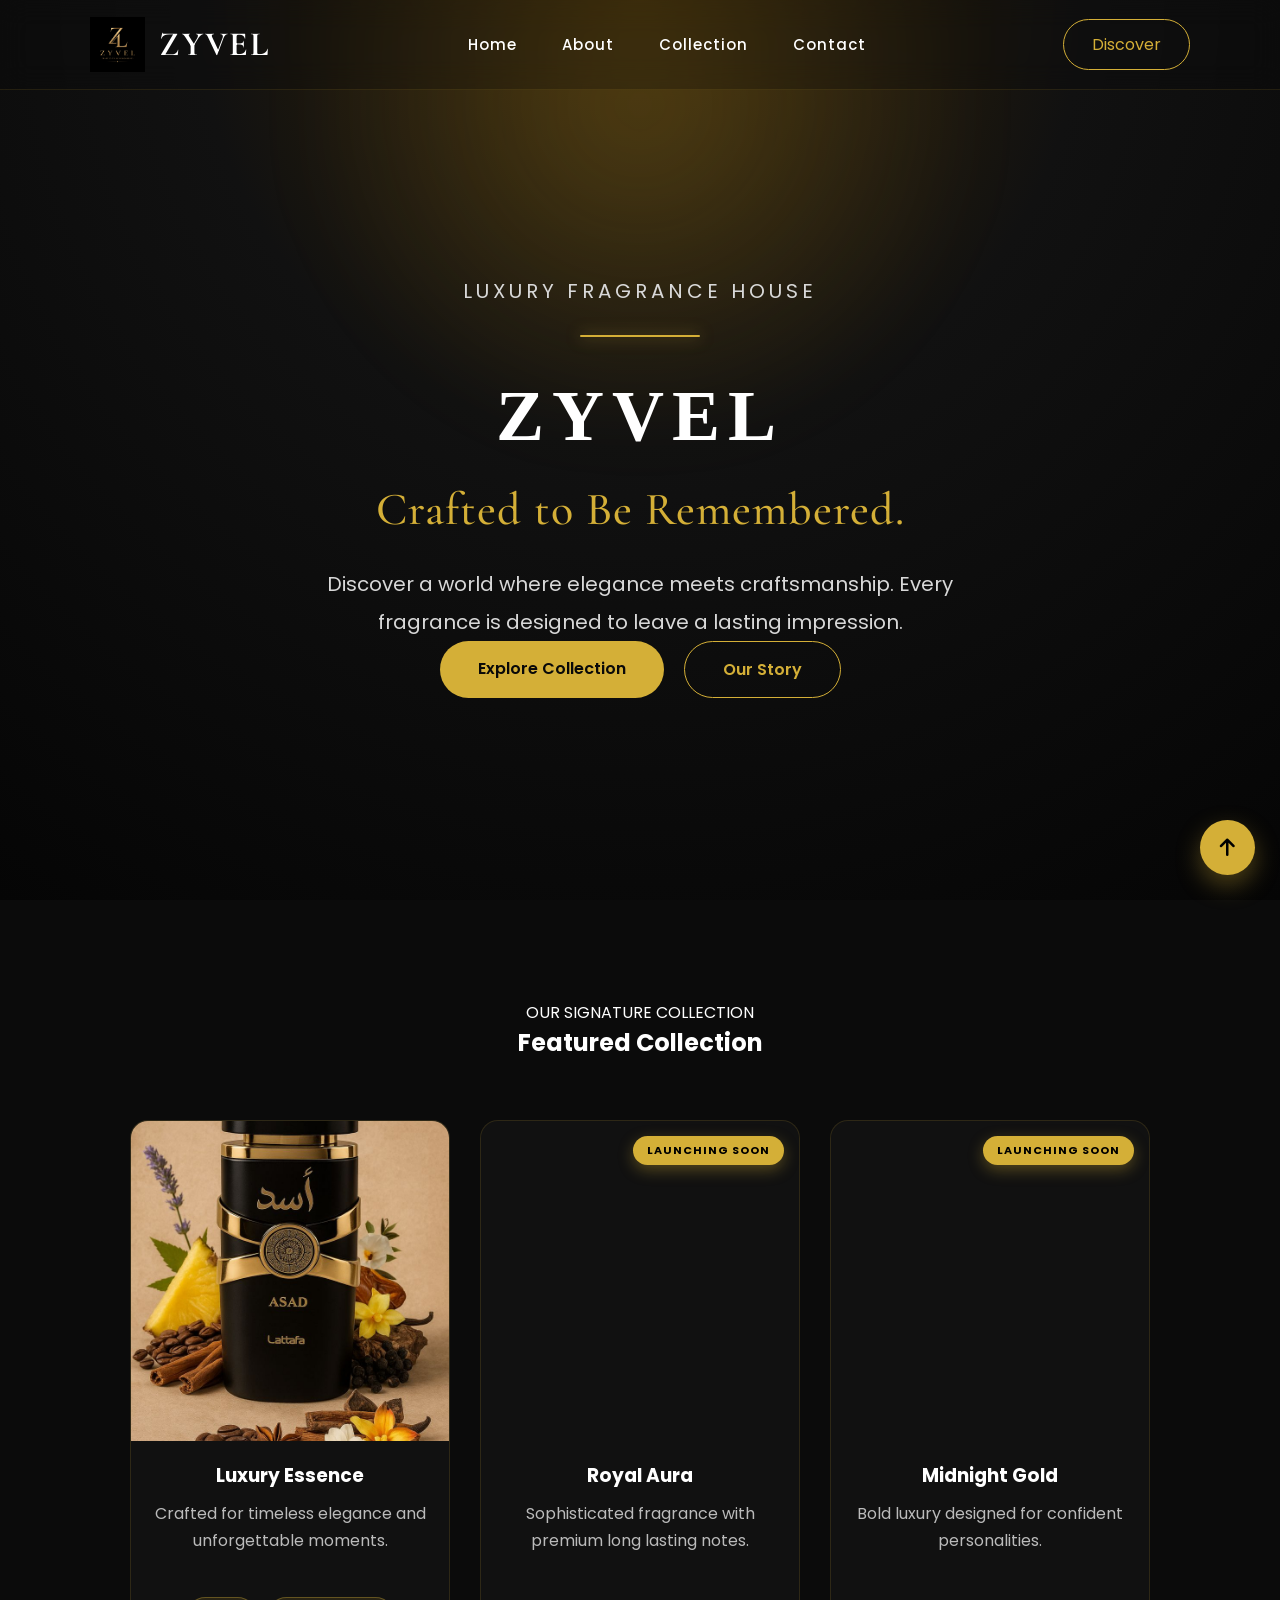
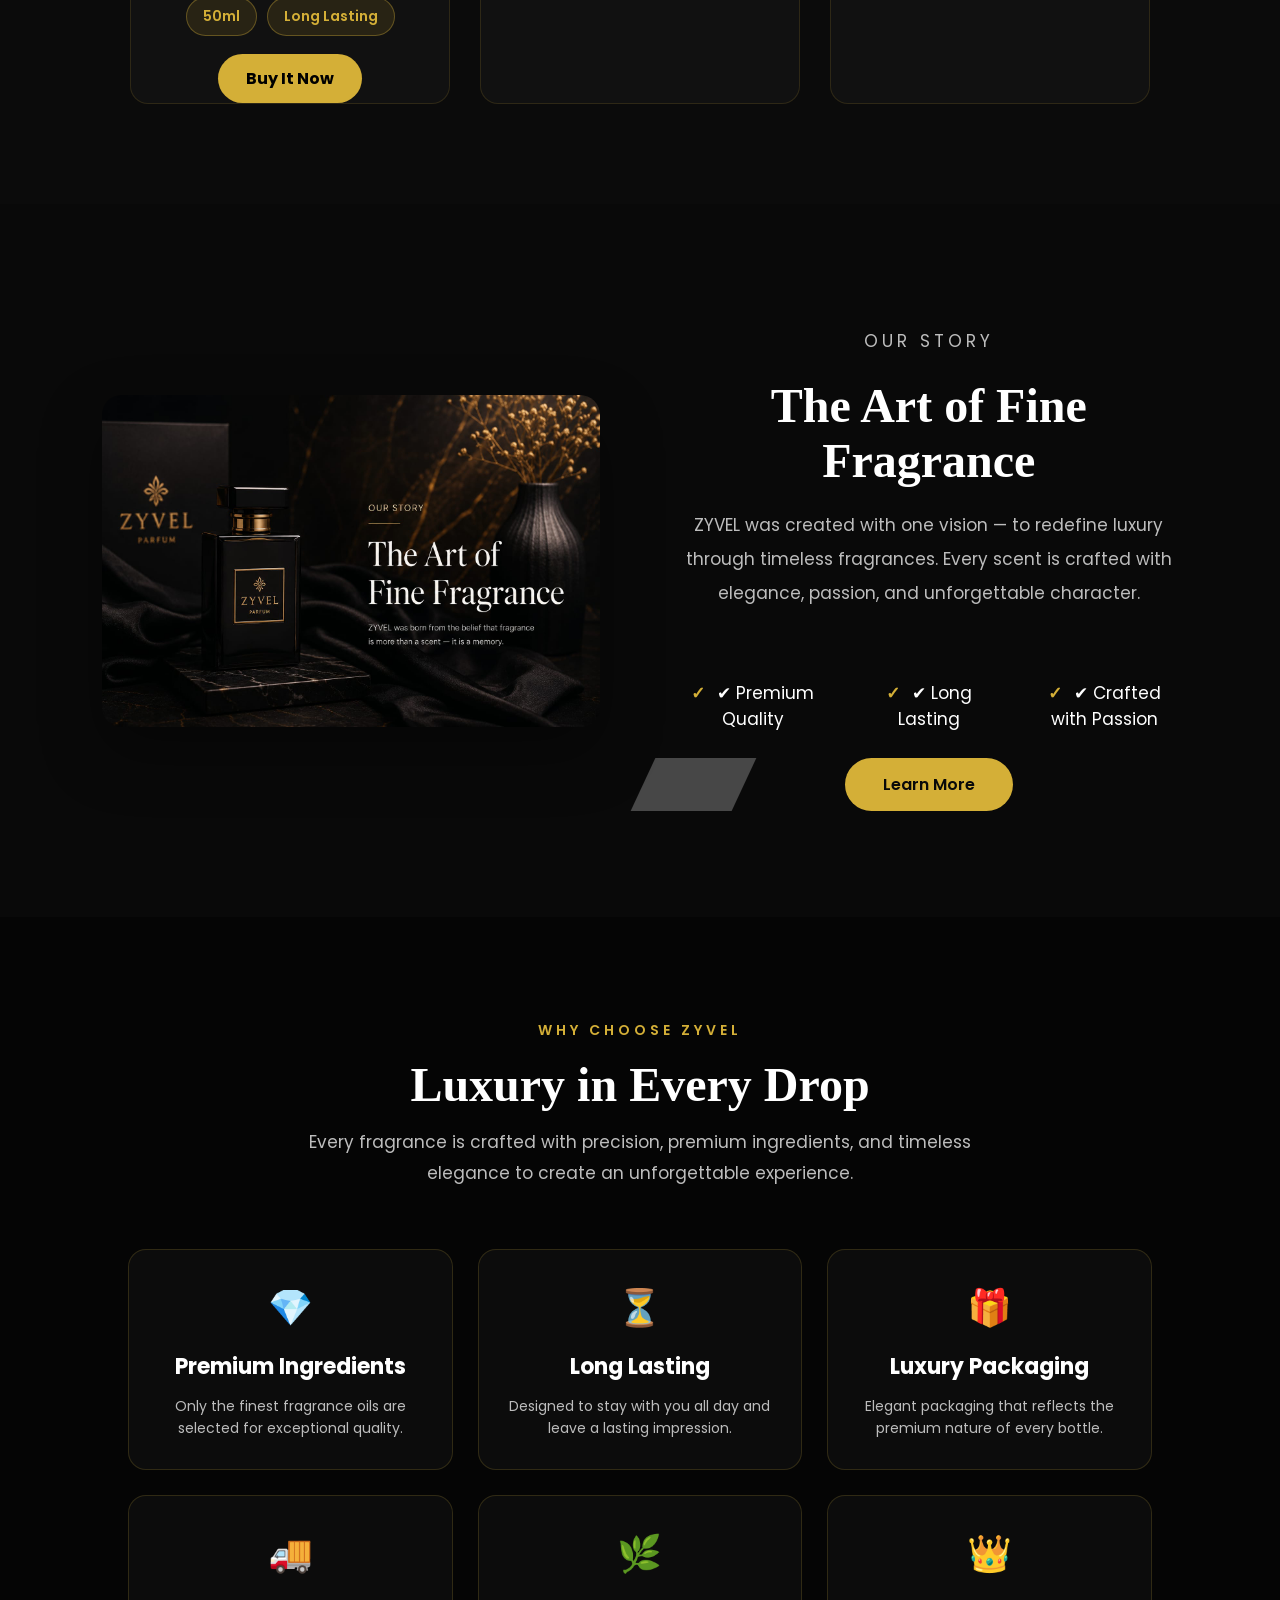
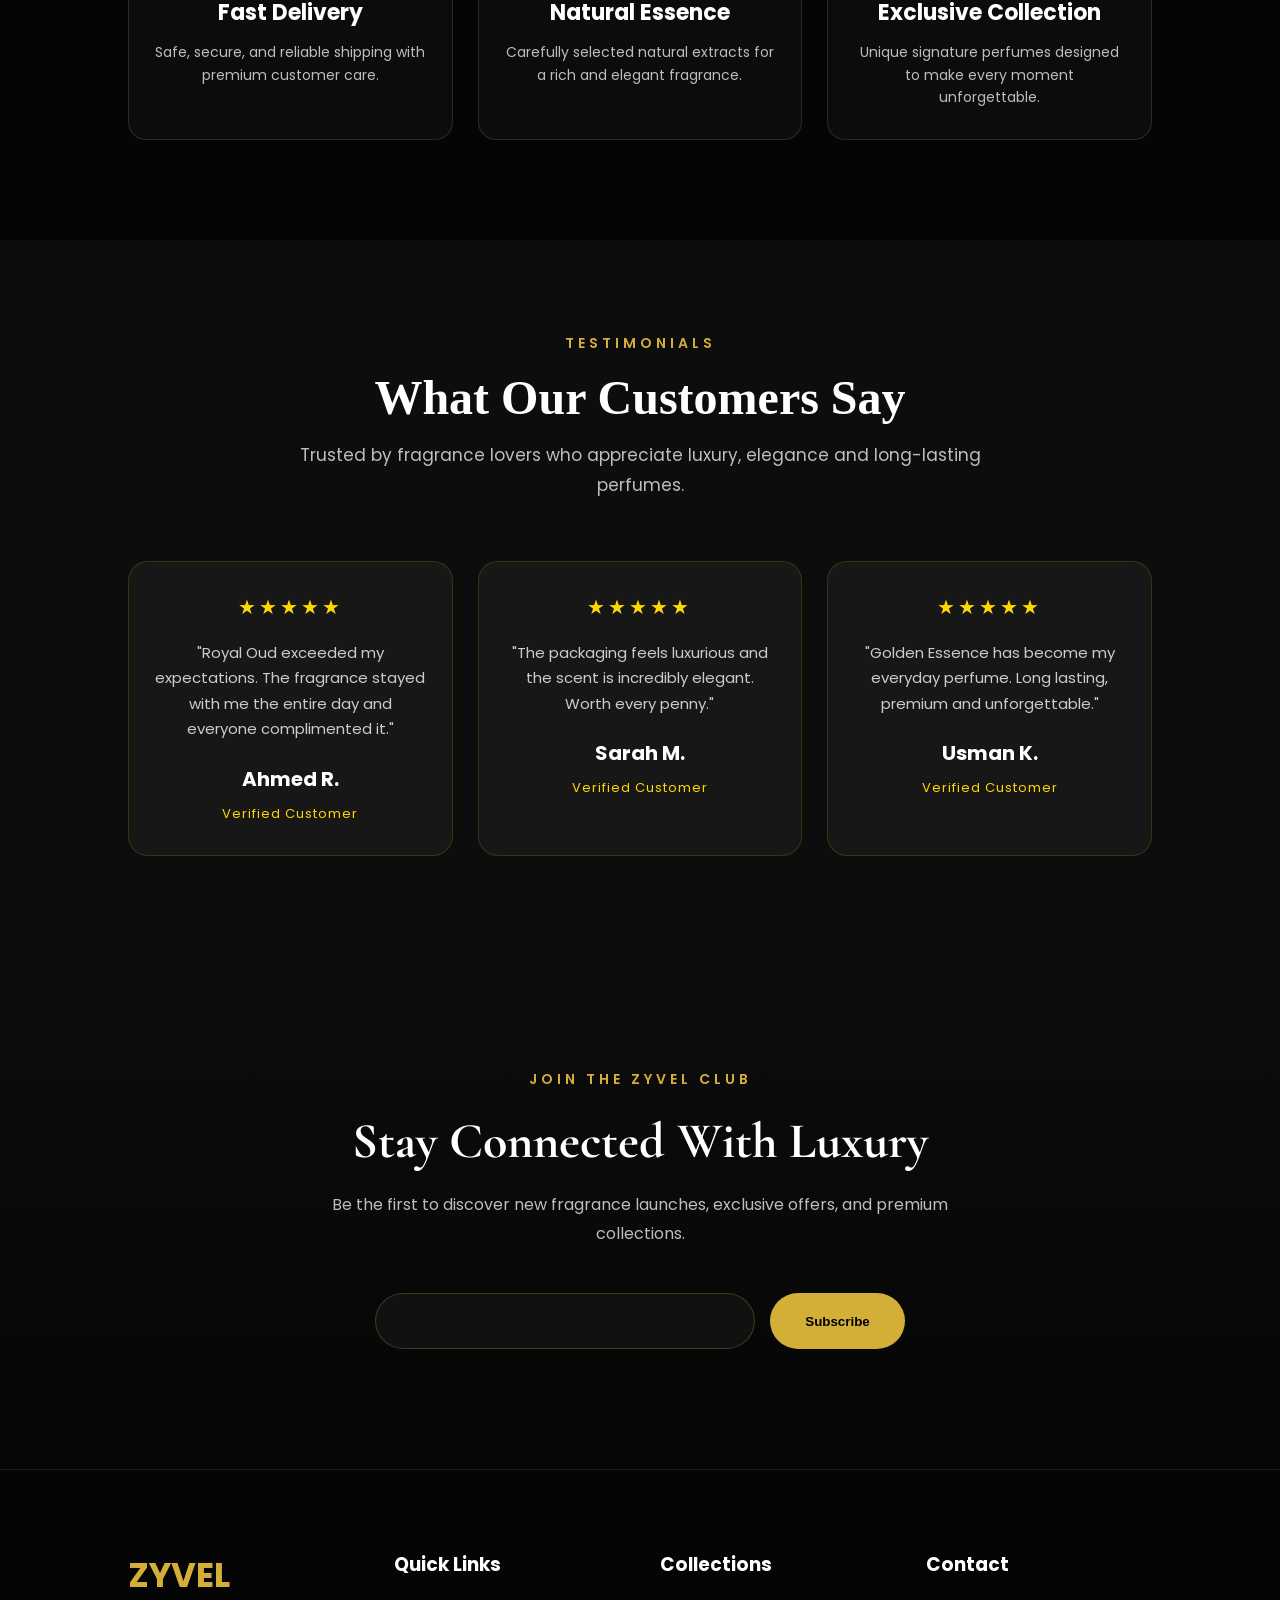
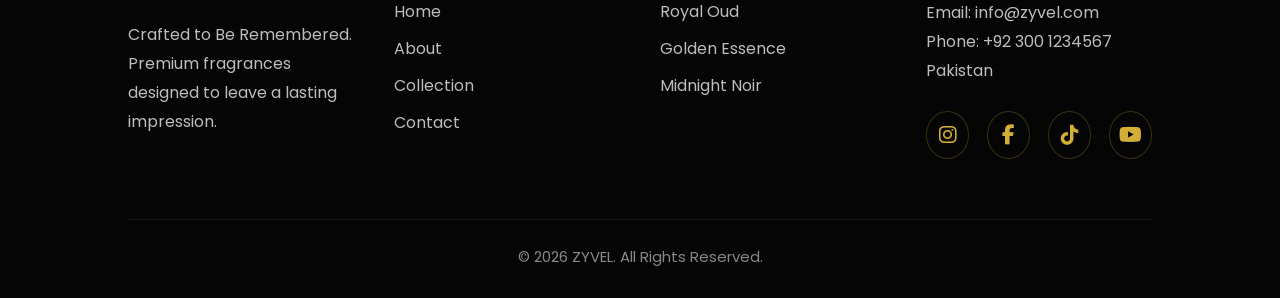
<file: index.html>
<!DOCTYPE html>
<html lang="en">

<head>

    <!-- Basic -->
    <meta charset="UTF-8">
    <meta name="viewport" content="width=device-width, initial-scale=1.0">

    <!-- Title -->
    <title>ZYVEL | Crafted to Be Remembered</title>

    <!-- Google Fonts -->
    <link href="https://fonts.googleapis.com/css2?family=Cormorant+Garamond:wght@500;600;700&family=Poppins:wght@300;400;500;600&display=swap" rel="stylesheet">

    <!-- CSS -->
    <link rel="stylesheet" href="style.css">

    <link rel="stylesheet" href="https://cdnjs.cloudflare.com/ajax/libs/font-awesome/6.7.2/css/all.min.css">

  <link rel="stylesheet" href="https://unpkg.com/aos@2.3.4/dist/aos.css">
</head>

<body>

    <div class="cursor-glow"></div>

    <!-- ========================= -->
    <!-- NAVBAR START -->
    <!-- ========================= -->

    <header>

        <nav class="navbar">

            <!-- Logo -->
            <a href="index.html" class="logo">

                <img src="images/logo.jpeg" alt="ZYVEL Logo">

                <span>ZYVEL</span>

            </a>

            <!-- Navigation -->

            <ul class="nav-links">

                <li><a href="index.html">Home</a></li>

                <li><a href="about.html">About</a></li>

                <li><a href="collection.html">Collection</a></li>

                <li><a href="contact.html">Contact</a></li>

            </ul>

            <!-- Button -->

            <a href="#" class="discover-btn">

                Discover

            </a>

            <!-- Mobile Menu -->

            <div class="menu-toggle">

                <span></span>
                <span></span>
                <span></span>

            </div>

        </nav>


    </header>

    <!-- ========================= -->
    <!-- NAVBAR END -->
    <!-- ========================= -->




    <!-- Hero Section -->
    <!-- Next Step -->
<!-- ========================= -->
<!-- HERO SECTION START -->
<!-- ========================= -->

<section class="hero" data-aos="fade-up">

    <div class="hero-content">

        <p class="hero-subtitle">
            Luxury Fragrance House
        </p>
        <div class="hero-line"></div>

        <h1 class="hero-title">
            ZYVEL
        </h1>

        <h2 class="hero-tagline">
            Crafted to Be Remembered.
        </h2>

        <p class="hero-description">
            Discover a world where elegance meets craftsmanship.
            Every fragrance is designed to leave a lasting impression.
        </p>

        <div class="hero-buttons">

            <a href="collection.html" class="btn-primary">
                Explore Collection
            </a>

            <a href="about.html" class="btn-secondary">
                Our Story
            </a>

        </div>

    </div>
   
   
   </section>
   <!-- ========================= -->
<!-- FEATURED COLLECTION START -->
<!-- ========================= -->

<section class="featured">

    <div class="featured-heading">

        <p>OUR SIGNATURE COLLECTION</p>

        <h2>Featured Collection</h2>

        <span></span>

    </div>

    <div class="featured-cards">

    <div class="card" data-aos="fade-up">
        <div class="card-image">
            <a href="product.html"><img src="images/pefume1.jpeg" alt="Luxury Essence"></a>
        </div>
        <h3>Luxury Essence</h3>
        <p>Crafted for timeless elegance and unforgettable moments.</p>
        <div class="product-info">
    <span>50ml</span>
    <span>Long Lasting</span>
</div>

<a href="product.html" class="shop-btn">Buy It Now</a>
    </div>

    <div class="card" data-aos="fade-up" data-aos-delay="200">
        <div class="card-image">
            <!-- <img src="images/perfume2.jpg" alt="Royal Aura"> -->
            <div class="coming-soon">launching Soon</div>
        </div>
        <h3>Royal Aura</h3>
        <p>Sophisticated fragrance with premium long lasting notes.</p>
    </div>

    <div class="card" data-aos="fade-up" data-aos-delay="400">
        <div class="card-image">
            <!-- <img src="images/perfume3.jpg" alt="Midnight Gold"> -->
            <div class="coming-soon">launching Soon</div>
        </div>
        <h3>Midnight Gold</h3>
        <p>Bold luxury designed for confident personalities.</p>
    </div>

</div>

    </div>

</section>

<!-- ========================= -->
<!-- FEATURED COLLECTION END -->
<!-- ========================= -->
 <!-- ========================= -->
<!-- ABOUT PREVIEW START -->
<!-- ========================= -->

<section class="about-preview" data-aos="fade-up">

    <div class="about-image">

        <img src="images/about.jpeg" alt="ZYVEL About">

    </div>

    <div class="about-content">

        <p class="about-subtitle">OUR STORY</p>

        <h2>The Art of Fine Fragrance</h2>

        <p class="about-text">
            ZYVEL was created with one vision —
            to redefine luxury through timeless fragrances.
            Every scent is crafted with elegance, passion, and unforgettable character.
        </p>

        <div class="about-features">

            <div>✔ Premium Quality</div>
            <div>✔ Long Lasting</div>
            <div>✔ Crafted with Passion</div>

        </div>

        <a href="about.html" class="btn-primary">
            Learn More
        </a>

    </div>

</section>

<!-- ========================= -->
<!-- ABOUT PREVIEW END -->
<!-- ========================= -->
 <!-- ===========================
     WHY CHOOSE ZYVEL
=========================== -->

<section class="why-choose" data-aos="fade-up">

    <div class="section-title">
        <span>WHY CHOOSE ZYVEL</span>
        <h2>Luxury in Every Drop</h2>
        <p>
            Every fragrance is crafted with precision, premium ingredients,
            and timeless elegance to create an unforgettable experience.
        </p>
    </div>

    <div class="why-grid">

        <div class="why-card">
            <div class="why-icon">💎</div>
            <h3>Premium Ingredients</h3>
            <p>Only the finest fragrance oils are selected for exceptional quality.</p>
        </div>

        <div class="why-card">
            <div class="why-icon">⏳</div>
            <h3>Long Lasting</h3>
            <p>Designed to stay with you all day and leave a lasting impression.</p>
        </div>

        <div class="why-card">
            <div class="why-icon">🎁</div>
            <h3>Luxury Packaging</h3>
            <p>Elegant packaging that reflects the premium nature of every bottle.</p>
        </div>

        <div class="why-card">
            <div class="why-icon">🚚</div>
            <h3>Fast Delivery</h3>
            <p>Safe, secure, and reliable shipping with premium customer care.</p>
        </div>
    
<div class="why-card">
    <div class="why-icon">🌿</div>
    <h3>Natural Essence</h3>
    <p>Carefully selected natural extracts for a rich and elegant fragrance.</p>
</div>

<div class="why-card">
    <div class="why-icon">👑</div>
    <h3>Exclusive Collection</h3>
    <p>Unique signature perfumes designed to make every moment unforgettable.</p>
</div>
    </div>

</section>
<!-- ==========================
        BEST SELLERS
========================== -->


<!-- <section class="best-sellers" data-aos="fade-up">

    <div class="section-title">
        <span>BEST SELLERS</span>
        <h2>Our Signature Perfumes</h2>
        <p>
            Discover the fragrances our customers love the most.
            Crafted for elegance, confidence, and unforgettable moments.
        </p>
    </div>

    <div class="product-grid">

        <div class="product-card">
            <span class="product-badge">BEST</span>

            <img src="images/perfume1.png" alt="Royal Oud">

            <h3>Royal Oud</h3>

            <div class="rating">★★★★★</div>

            <div class="price">$149</div>

            <button>View Details</button>
        </div>

        <div class="product-card">
            <span class="product-badge">NEW</span>

            <img src="images/perfume2.png" alt="Golden Essence">

            <h3>Golden Essence</h3>

            <div class="rating">★★★★★</div>

            <div class="price">$129</div>

            <button>View Details</button>
        </div>

        <div class="product-card">
            <span class="product-badge">HOT</span>

            <img src="images/perfume3.png" alt="Midnight Noir">

            <h3>Midnight Noir</h3>

            <div class="rating">★★★★★</div>

            <div class="price">$159</div>

            <button>View Details</button>
        </div>

    
    </div>


</section>

==========================
     TESTIMONIALS SECTION
========================== -->
<section class="testimonials" data-aos="fade-up">

    <div class="section-title">
        <span>TESTIMONIALS</span>
        <h2>What Our Customers Say</h2>
        <p>
            Trusted by fragrance lovers who appreciate luxury,
            elegance and long-lasting perfumes.
        </p>
    </div>

    <div class="testimonial-container">

        <div class="testimonial-card">
            <div class="stars">★★★★★</div>

            <p>
                "Royal Oud exceeded my expectations.
                The fragrance stayed with me the entire day
                and everyone complimented it."
            </p>

            <h3>Ahmed R.</h3>
            <span>Verified Customer</span>
        </div>

        <div class="testimonial-card">
            <div class="stars">★★★★★</div>

            <p>
                "The packaging feels luxurious and
                the scent is incredibly elegant.
                Worth every penny."
            </p>

            <h3>Sarah M.</h3>
            <span>Verified Customer</span>
        </div>

        <div class="testimonial-card">
            <div class="stars">★★★★★</div>

            <p>
                "Golden Essence has become my
                everyday perfume. Long lasting,
                premium and unforgettable."
            </p>

            <h3>Usman K.</h3>
            <span>Verified Customer</span>
        </div>

    </div>

</section> 
<!-- ==========================
        NEWSLETTER
========================== -->

<section class="newsletter" data-aos="fade-up">
    <div class="newsletter-content">

        <span>JOIN THE ZYVEL CLUB</span>

        <h2>Stay Connected With Luxury</h2>

        <p>
            Be the first to discover new fragrance launches,
            exclusive offers, and premium collections.
        </p>

        <form class="newsletter-form">

            <input
                type="email"
                placeholder=""
                required
            >

            <button type="submit">
                Subscribe
            </button>

        </form>

    </div>

</section>
<!-- ==========================
        FOOTER
========================== -->

<footer class="footer" data-aos="fade-up">

    <div class="footer-container">

        <!-- Brand -->

        <div class="footer-box">

            <h2>ZYVEL</h2>

            <p>
                Crafted to Be Remembered.
                Premium fragrances designed to leave a lasting impression.
            </p>

        </div>

        <!-- Quick Links -->

        <div class="footer-box">

            <h3>Quick Links</h3>

            <ul>

                <li><a href="index.html">Home</a></li>

                <li><a href="#">About</a></li>

                <li><a href="collection.html">Collection</a></li>

                <li><a href="#">Contact</a></li>

            </ul>

        </div>

        <!-- Collections -->

        <div class="footer-box">

            <h3>Collections</h3>

            <ul>

                <li><a href="#">Royal Oud</a></li>

                <li><a href="#">Golden Essence</a></li>

                <li><a href="#">Midnight Noir</a></li>

            </ul>

        </div>

        <!-- Contact -->

        <div class="footer-box">

            <h3>Contact</h3>

            <p>Email: info@zyvel.com</p>

            <p>Phone: +92 300 1234567</p>

            <p>Pakistan</p>

            <div class="social-icons">

    <a href="#"><i class="fab fa-instagram"></i></a>

    <a href="https://www.facebook.com/share/1HXreYPZzE/"><i class="fab fa-facebook-f"></i></a>

    <a href="#"><i class="fab fa-tiktok"></i></a>

    <a href="#"><i class="fab fa-youtube"></i></a>

</div>

        </div>

    </div>

    <div class="footer-bottom">

        © 2026 ZYVEL. All Rights Reserved.

    </div>

</footer>
<a href="#" class="back-to-top">
    <i class="fas fa-arrow-up"></i>
</a>
<script src="https://unpkg.com/aos@2.3.4/dist/aos.js"></script>

<script>
AOS.init({
    duration: 1000,
    once: true,
    offset: 120
});
</script>

</body>
</html>
</file>
<file: style.css>
/* ================================
   ZYVEL - Global Styles
================================ */

*{
    margin:0;
    padding:0;
    box-sizing:border-box;
}

html{
    scroll-behavior:smooth;
}

body{
    font-family:'Poppins',sans-serif;
    background:#090909;
    color:#ffffff;
    overflow-x:hidden;
}

a{
    text-decoration:none;
    color:inherit;
}

ul{
    list-style:none;
}

img{
    max-width:100%;
    display:block;
}

/* ================================
   NAVBAR
================================ */

header{
    position:fixed;
    top:0;
    left:0;
    width:100%;
    z-index:999;
}

.navbar{

    width:100%;
    height:90px;

    display:flex;
    align-items:center;
    justify-content:space-between;

    padding:0 7%;

    background:rgba(10,10,10,.25);
    backdrop-filter:blur(14px);
    -webkit-backdrop-filter:blur(14px);

    border-bottom:1px solid rgba(212,175,55,.12);

    transition:.4s ease;
}

/* ================================
   Logo
================================ */

.logo{
    display:flex;
    align-items:center;
    gap:14px;
}

.logo img{
    width:55px;
    transition:.35s;
}

.logo img:hover{
    transform:rotate(-5deg) scale(1.05);
}

.logo span{

    font-family:'Cormorant Garamond',serif;
    font-size:34px;
    font-weight:700;
    letter-spacing:2px;

}

/* ================================
   Navigation
================================ */

.nav-links{
    display:flex;
    gap:45px;
}

.nav-links a{

    position:relative;

    font-size:15px;
    font-weight:500;
    letter-spacing:1px;

    transition:.35s;

}

.nav-links a:hover{
    color:#D4AF37;
}

.nav-links a::after{

    content:"";

    position:absolute;

    left:0;
    bottom:-8px;

    width:0%;
    height:2px;

    background:#D4AF37;

    transition:.35s;

}

.nav-links a:hover::after{
    width:100%;
}

/* ================================
   Discover Button
================================ */

.discover-btn{

    padding:12px 28px;

    border:1px solid #D4AF37;

    color:#D4AF37;

    border-radius:40px;

    transition:.35s;

}

.discover-btn:hover{

    background:#D4AF37;
    color:#090909;

    transform:translateY(-3px);

}

/* ================================
   Hamburger
================================ */

.menu-toggle{

    display:none;

    flex-direction:column;

    gap:6px;

    cursor:pointer;

}

.menu-toggle span{

    width:28px;
    height:2px;

    background:#D4AF37;

    border-radius:10px;

}

/* ================================
   Responsive
================================ */

@media(max-width:991px){

.nav-links,
.discover-btn{

display:none;

}

.menu-toggle{

display:flex;

}

.logo span{

font-size:28px;

}

.logo img{

width:48px;

}

.navbar{

padding:0 25px;

}

}/*=================================
        HERO SECTION
=================================*/

.hero{
    min-height:100vh;
    display:flex;
    align-items:center;
    justify-content:center;
    text-align:center;

    /* Navbar ke liye space */
    padding:150px 10% 80px;

    position:relative;
    overflow:hidden;

    background:
    radial-gradient(circle at top,#3a2808 0%,#111 40%,#050505 100%);
}

/* Luxury Gold Glow */

.hero::before{

    content:"";

    position:absolute;

    width:650px;
    height:650px;

    background:radial-gradient(circle,
    rgba(212,175,55,.18) 0%,
    rgba(212,175,55,.08) 40%,
    transparent 75%);

    top:-220px;
    left:50%;

    transform:translateX(-50%);

    filter:blur(40px);

    z-index:0;

}

/* Hero Content */

.hero-content{

    position:relative;
    z-index:2;

}
.hero-content{
    max-width:850px;
}

.hero-subtitle{
    color:#D4AF37;
    font-size:18px;
    letter-spacing:4px;
    text-transform:uppercase;
    margin-bottom:20px;
}

.hero-title{
    font-family:'Cormorant Garamond',serif;
    font-size:110px;
    color:#fff;
    letter-spacing:8px;
    margin-bottom:10px;
}

.hero-tagline{
    font-family:'Cormorant Garamond',serif;
    color:#D4AF37;
    font-size:46px;
    font-weight:500;
    margin-bottom:28px;
    letter-spacing:1px;
}

.hero-description{
    color:#cfcfcf;
    font-size:18px;
    line-height:1.9;
    max-width:700px;
    margin:0 auto 45px;
}

.hero-buttons{
    display:flex;
    justify-content:center;
    gap:20px;
    flex-wrap:wrap;
}

.btn-primary,
.btn-secondary{

    padding:15px 38px;
    border-radius:40px;
    font-weight:600;
    transition:.4s;
}

.btn-primary{
    background:#D4AF37;
    color:#090909;
}

.btn-primary:hover{
    transform:translateY(-4px);
    box-shadow:0 0 25px rgba(212,175,55,.45);
}

.btn-secondary{
    border:1px solid #D4AF37;
    color:#D4AF37;
}

.btn-secondary:hover{
    background:#D4AF37;
    color:#090909;
}

@media(max-width:768px){

.hero-title{
    font-size:70px;
}

.hero-tagline{
    font-size:30px;
}

.hero-description{
    font-size:16px;
}

.hero{
    padding:120px 25px 80px;
}

}
.hero-line{
    width:120px;
    height:2px;
    background:#D4AF37;
    margin:25px auto 40px;
    border-radius:50px;
    box-shadow:0 0 15px rgba(212,175,55,.7);
}
/* ================================
        BUTTON SHINE EFFECT
================================ */

.btn-primary,
.btn-secondary{
    position: relative;
    overflow: hidden;
}

.btn-primary::before,
.btn-secondary::before{

    content: "";

    position: absolute;

    top: 0;
    left: -120%;

    width: 60%;
    height: 100%;

    background: rgba(255,255,255,.25);

    transform: skewX(-25deg);

    transition: .7s;
}

.btn-primary:hover::before,
.btn-secondary:hover::before{

    left: 150%;
}
/*=================================
      HERO TEXT ANIMATION
=================================*/

.hero-subtitle,
.hero-line,
.hero-title,
.hero-tagline,
.hero-description,
.hero-buttons{

    opacity:0;
    transform:translateY(35px);

    animation:fadeUp 1s ease forwards;
}

.hero-line{
    animation-delay:.2s;
}

.hero-title{
    animation-delay:.4s;
}

.hero-tagline{
    animation-delay:.6s;
}

.hero-description{
    animation-delay:.8s;
}

.hero-buttons{
    animation-delay:1s;
}

@keyframes fadeUp{

    from{
        opacity:0;
        transform:translateY(35px);
    }

    to{
        opacity:1;
        transform:translateY(0);
    }

}
/* ================================

/* ================================
      NAVBAR SCROLL EFFECT
================================ */

.navbar.scrolled{

    background:rgba(8,8,8,.92);

    backdrop-filter:blur(20px);
    -webkit-backdrop-filter:blur(20px);

    box-shadow:0 8px 30px rgba(0,0,0,.35);

    border-bottom:1px solid rgba(212,175,55,.18);

}
/* ================================
      CURSOR GLOW
================================ */

.cursor-glow{

    position:fixed;

    width:300px;
    height:300px;

    border-radius:50%;

    background:radial-gradient(circle,
    rgba(212,175,55,.12) 0%,
    rgba(212,175,55,.05) 40%,
    transparent 75%);

    pointer-events:none;

    transform:translate(-50%,-50%);

    z-index:0;

    transition:transform .08s linear;

    filter:blur(30px);

}
/*==================================
FEATURED COLLECTION
==================================*/

.featured{
    padding:100px 8%;
    background:#0b0b0b;
}

.featured-heading{
    text-align:center;
    margin-bottom:60px;
}

.featured-cards{
    display:flex;
    justify-content:center;
    align-items:stretch;
    gap:30px;
    flex-wrap:wrap;
}

.card{
    width:320px;
    background:#111;
    border:1px solid rgba(212,175,55,.15);
    border-radius:18px;
    overflow:hidden;
    transition:.4s;
}

.card:hover{
    transform:translateY(-10px);
    box-shadow:0 15px 35px rgba(212,175,55,.2);
}

.card-image{
    height:320px;
    overflow:hidden;
}

.card-image img{
    width:100%;
    height:100%;
    object-fit:cover;
    display:block;
    transition:.5s;
}

.card:hover .card-image img{
    transform:scale(1.08);
}

.card h3{
    color:#fff;
    text-align:center;
    margin:20px 0 10px;
}

.card p{
    color:#bbb;
    text-align:center;
    line-height:1.7;
    padding:0 20px 25px;
}
.card-image{
    position:relative;
}

.coming-soon{
    position:absolute;
    top:15px;
    right:15px;

    background:#d4af37;
    color:#000;

    padding:6px 14px;

    font-size:11px;
    font-weight:700;

    border-radius:50px;

    letter-spacing:1px;

    text-transform:uppercase;

    box-shadow:0 5px 15px rgba(212,175,55,.35);
}
.product-info{
    display:flex;
    justify-content:center;
    gap:10px;
    margin:18px 0;
    flex-wrap:wrap;
}

.product-info span{
    background:rgba(212,175,55,.12);
    border:1px solid rgba(212,175,55,.35);
    color:#d4af37;
    padding:8px 16px;
    border-radius:50px;
    font-size:14px;
    font-weight:600;
}

.shop-btn{
    display:block;
    width:fit-content;
    margin:20px auto 10px;
    padding:12px 28px;
    background:#d4af37;
    color:#000;
    text-decoration:none;
    font-weight:700;
    border-radius:50px;
    transition:.3s ease;
}
.shop-btn:hover{
    background:#fff;
    color:#000;
    transform:translateY(-3px);
    box-shadow:0 8px 20px rgba(212,175,55,.35);
}
.shop-btn{
    display:block;
    width:fit-content;
    margin:18px auto 0;
    padding:12px 28px;
    background:#d4af37;
    color:#000;
    text-decoration:none;
    font-weight:700;
    border-radius:50px;
    transition:.3s ease;
}
/*==================================
        ABOUT PREVIEW
==================================*/

.about-preview{

    padding:120px 8%;

    background:#090909;

    display:flex;

    justify-content:center;

    align-items:center;

    gap:80px;

    flex-wrap:wrap;

}

.about-image{

    flex:1;
    min-width:320px;

}

.about-image img{

    width:100%;

    border-radius:20px;

    transition:.5s;

    box-shadow:0 25px 60px rgba(0,0,0,.35);

}

.about-image img:hover{

    transform:scale(1.03);

}

.about-content{

    flex:1;
    min-width:320px;

}

.about-subtitle{

    color:#D4AF37;

    letter-spacing:4px;

    font-size:14px;

    margin-bottom:18px;

}

.about-content h2{

    font-family:'Cormorant Garamond',serif;

    font-size:54px;

    color:#fff;

    margin-bottom:25px;

}

.about-text{

    color:#bdbdbd;

    line-height:1.9;

    font-size:17px;

    margin-bottom:35px;

}

.about-features{

    display:flex;

    flex-direction:column;

    gap:18px;

    margin-bottom:40px;

}

.about-features div{

    color:#ffffff;

    font-size:17px;

}

.about-features div::before{

    content:"✓";

    color:#D4AF37;

    font-weight:bold;

    margin-right:12px;

}

@media(max-width:991px){

.about-preview{

    flex-direction:column;

    text-align:center;

}

.about-content h2{

    font-size:42px;

}

.about-features{

    align-items:center;

}

}
/*=====================================
        WHY CHOOSE ZYVEL
=====================================*/

.why-choose{
    padding:100px 10%;
    background:#050505;
    text-align:center;
}

.section-title span{
    color:#d4af37;
    letter-spacing:4px;
    font-size:14px;
    font-weight:600;
}

.section-title h2{
    font-size:48px;
    color:#fff;
    margin:15px 0;
    font-family:"Playfair Display",serif;
}

.section-title p{
    color:#bdbdbd;
    max-width:700px;
    margin:0 auto 60px;
    line-height:1.8;
    font-size:17px;
}

.why-grid{
    display:grid;
    grid-template-columns:repeat(3,1fr);
    gap:25px;
}

.why-card{
    background:rgba(255,255,255,0.03);
    border:1px solid rgba(212,175,55,.18);
    border-radius:18px;
    padding:30px 25px;
    transition:.4s ease;
}

.why-card:hover{
    transform:translateY(-8px);
    border-color:#d4af37;
    box-shadow:0 0 25px rgba(212,175,55,.20);
}

.why-icon{
    font-size:36px;
    margin-bottom:15px;
}

.why-card h3{
    color:#fff;
    margin-bottom:12px;
    font-size:22px;
}

.why-card p{
    color:#bdbdbd;
    line-height:1.6;
    font-size:14px;
}

/* ==========================
      MOBILE RESPONSIVE
========================== */

@media (max-width:768px){

.why-choose{
    padding:70px 20px;
}

.section-title h2{
    font-size:36px;
}

.section-title p{
    font-size:15px;
    margin-bottom:40px;
}

.why-grid{
    grid-template-columns:repeat(2,1fr);
    gap:15px;
}

.why-card{
    padding:20px 15px;
}

.why-icon{
    font-size:30px;
}

.why-card h3{
    font-size:18px;
}

.why-card p{
    font-size:13px;
}

}
/*=====================================
          BEST SELLERS
=====================================*/

.best-sellers{
    padding:120px 10%;
    background:#070707;
}

.product-grid{
    display:grid;
    grid-template-columns:repeat(auto-fit,minmax(260px,1fr));
    gap:35px;
    margin-top:70px;
}

.product-card{
    background:#111;
    border:1px solid rgba(212,175,55,.18);
    border-radius:22px;
    padding:30px;
    text-align:center;
    position:relative;
    overflow:hidden;
    transition:.4s ease;
}

.product-card:hover{
    transform:translateY(-12px);
    border-color:#d4af37;
    box-shadow:0 0 35px rgba(212,175,55,.22);
}

.product-card img{
    width:200px;
    height:220px;
    object-fit:contain;
    transition:.5s;
}

.product-card:hover img{
    transform:scale(1.08);
}

.product-badge{
    position:absolute;
    top:18px;
    left:18px;
    background:#d4af37;
    color:#000;
    font-size:12px;
    font-weight:700;
    padding:6px 12px;
    border-radius:20px;
}

.product-card h3{
    color:#fff;
    margin-top:20px;
    font-size:24px;
}

.rating{
    color:#d4af37;
    margin:12px 0;
    letter-spacing:2px;
}

.price{
    color:#fff;
    font-size:28px;
    font-weight:700;
    margin-bottom:22px;
}

.product-card button{
    width:100%;
    padding:14px;
    border:none;
    border-radius:30px;
    background:#d4af37;
    color:#000;
    font-weight:700;
    cursor:pointer;
    transition:.4s;
}

.product-card button:hover{
    background:#fff;
}
/*==============================
        TESTIMONIALS
===============================*/

.testimonials{
    padding:90px 10%;
    background:#0d0d0d;
    text-align:center;
}

.testimonial-container{
    margin-top:60px;
    display:grid;
    grid-template-columns:repeat(3,1fr);
    gap:25px;
}

.testimonial-card{
    background:#171717;
    border:1px solid rgba(255,215,0,.15);
    border-radius:20px;
    padding:30px 25px;
    transition:.4s;
}

.testimonial-card:hover{
    transform:translateY(-8px);
    border-color:#FFD700;
    box-shadow:0 0 25px rgba(255,215,0,.15);
}

.stars{
    color:#FFD700;
    font-size:20px;
    margin-bottom:18px;
    letter-spacing:3px;
}

.testimonial-card p{
    color:#cccccc;
    line-height:1.7;
    margin-bottom:22px;
    font-size:15px;
}

.testimonial-card h3{
    color:#fff;
    margin-bottom:6px;
    font-size:20px;
}

.testimonial-card span{
    color:#FFD700;
    font-size:13px;
    letter-spacing:1px;
}

/*==============================
      MOBILE RESPONSIVE
===============================*/

@media (max-width:768px){

.testimonials{
    padding:70px 20px;
}

.testimonial-container{
    grid-template-columns:repeat(2,1fr);
    gap:15px;
}

.testimonial-card{
    padding:20px 15px;
}

.testimonial-card:last-child{
    grid-column:1 / 3;
    max-width:320px;
    justify-self:center;
}

.stars{
    font-size:18px;
}

.testimonial-card p{
    font-size:13px;
    line-height:1.6;
}

.testimonial-card h3{
    font-size:17px;
}

.testimonial-card span{
    font-size:12px;
}

}
/*==================================
          NEWSLETTER
==================================*/

.newsletter{

    padding:120px 10%;

    background:linear-gradient(180deg,#0d0d0d,#050505);

    text-align:center;

}

.newsletter-content span{

    color:#D4AF37;

    letter-spacing:4px;

    font-size:14px;

    font-weight:600;

}

.newsletter-content h2{

    color:#fff;

    font-size:50px;

    margin:20px 0;

    font-family:'Cormorant Garamond',serif;

}

.newsletter-content p{

    color:#bdbdbd;

    max-width:650px;

    margin:0 auto 45px;

    line-height:1.8;

}

.newsletter-form{

    display:flex;

    justify-content:center;

    gap:15px;

    flex-wrap:wrap;

}

.newsletter-form input{

    width:380px;

    padding:18px 22px;

    background:#111;

    border:1px solid rgba(212,175,55,.25);

    border-radius:50px;

    color:#fff;

    outline:none;

    font-size:16px;

}

.newsletter-form input:focus{

    border-color:#D4AF37;

}

.newsletter-form button{

    padding:18px 35px;

    border:none;

    border-radius:50px;

    background:#D4AF37;

    color:#000;

    font-weight:700;

    cursor:pointer;

    transition:.4s;

}

.newsletter-form button:hover{

    background:#fff;

}
/*==================================
            FOOTER
==================================*/

.footer{

    background:#050505;

    border-top:1px solid rgba(212,175,55,.15);

    padding:80px 10% 30px;

}

.footer-container{

    display:grid;

    grid-template-columns:repeat(auto-fit,minmax(220px,1fr));

    gap:40px;

}

.footer-box h2{

    color:#D4AF37;

    font-size:34px;

    margin-bottom:20px;

}

.footer-box h3{

    color:#fff;

    margin-bottom:20px;

}

.footer-box p{

    color:#bdbdbd;

    line-height:1.8;

}

.footer-box ul{

    list-style:none;

}

.footer-box ul li{

    margin-bottom:12px;

}

.footer-box ul li a{

    color:#bdbdbd;

    text-decoration:none;

    transition:.3s;

}

.footer-box ul li a:hover{

    color:#D4AF37;

}

.footer-bottom{

    margin-top:60px;

    padding-top:25px;

    border-top:1px solid rgba(255,255,255,.08);

    text-align:center;

    color:#888;

    font-size:15px;

}
/*==============================
        SOCIAL ICONS
==============================*/

.social-icons{

    display:flex;

    gap:18px;

    margin-top:25px;

}

.social-icons a{

    width:48px;

    height:48px;

    display:flex;

    align-items:center;

    justify-content:center;

    border:1px solid rgba(212,175,55,.25);

    border-radius:50%;

    color:#D4AF37;

    text-decoration:none;

    transition:.35s ease;

    font-size:20px;

}

.social-icons a:hover{

    background:#D4AF37;

    color:#000;

    transform:translateY(-6px);

    box-shadow:0 0 18px rgba(212,175,55,.35);

}
/*==============================
      BACK TO TOP BUTTON
==============================*/

html{
    scroll-behavior:smooth;
}

.back-to-top{
    position:fixed;
    right:25px;
    bottom:25px;
    width:55px;
    height:55px;
    background:#D4AF37;
    color:#000;
    border-radius:50%;
    display:flex;
    align-items:center;
    justify-content:center;
    text-decoration:none;
    font-size:20px;
    box-shadow:0 10px 25px rgba(212,175,55,.35);
    transition:.35s ease;
    z-index:999;
}

.back-to-top:hover{
    transform:translateY(-6px) scale(1.08);
    background:#fff;
}
/*==============================
     FEATURED CARD HOVER
==============================*/

.card{
    transition: all .4s ease;
}

.card:hover{

    transform: translateY(-12px);

    box-shadow:0 15px 35px rgba(212,175,55,.25);

    border:1px solid #D4AF37;

}

.card-image img{

    transition:.4s;

}

.card:hover .card-image img{

    transform:scale(1.08);

}
/* ===============================
   MOBILE RESPONSIVE
================================= */

@media (max-width: 768px) {

    .hero{
        padding: 120px 20px 60px;
    }

    .hero-content{
        width: 100%;
    }

    .hero h1{
        font-size: 48px;
    }

    .hero p{
        font-size: 16px;
    }



    .hero-perfume img{
        width: 260px;
    }

}
/* =========================
   MOBILE RESPONSIVE HERO
========================= */

@media (max-width: 768px) {

.hero{
    flex-direction: column;
    text-align: center;
    padding: 40px 20px;
    gap: 30px;
}

.hero-content{
    width: 100%;
}

.hero-content h1{
    font-size: 42px;
    line-height: 1.2;
}

.hero-content p{
    font-size: 16px;
}

.hero-image{
    width: 100%;
    display: flex;
    justify-content: center;
}

.hero-image img{
    width: 240px;
    max-width: 100%;
}
.hero-content h1{
    font-size: 42px;
    line-height: 1.1;
}

.hero-content h1{
    font-size: 42px;
    line-height: 1.1;
}

.hero-content h2{
    font-size: 20px;
    line-height: 1.4;
}

.hero-content p{
    font-size: 15px;
}
}

.hero-content p{
    font-size: 15px;
}
/*=====================================
        COLLECTION HERO
=====================================*/

.collection-hero{
    min-height:55vh;
    background:#050505;
    display:flex;
    justify-content:center;
    align-items:center;
    text-align:center;
    padding:120px 10%;
}

.collection-content span{
    color:#d4af37;
    letter-spacing:4px;
    font-size:14px;
    font-weight:600;
}

.collection-content h1{
    color:#fff;
    font-size:64px;
    margin:20px 0;
    font-family:"Playfair Display", serif;
}

.collection-content p{
    color:#bdbdbd;
    font-size:18px;
    line-height:1.8;
    max-width:700px;
    margin:0 auto;
}

.breadcrumb{
    display:flex;
    justify-content:center;
    align-items:center;
    gap:10px;
    margin-top:35px;
}

.breadcrumb a{
    color:#d4af37;
    text-decoration:none;
    font-weight:600;
}

.breadcrumb span{
    color:#777;
}

.breadcrumb p{
    color:#fff;
    margin:0;
}
@media (max-width:768px){

.collection-hero{
    min-height:45vh;
    padding:90px 20px;
}

.collection-content h1{
    font-size:42px;
}

.collection-content p{
    font-size:15px;
}

.breadcrumb{
    flex-wrap:wrap;
    gap:6px;
}

}
/*=====================================
        COLLECTION PRODUCTS
=====================================*/

.collection-products{
    padding:100px 10%;
    background:#050505;
}

.products-grid{
    display:grid;
    grid-template-columns:repeat(4,1fr);
    gap:25px;
}

.product-card{
    background:#121212;
    border:1px solid rgba(212,175,55,.15);
    border-radius:20px;
    padding:25px;
    text-align:center;
    text-decoration:none;
    transition:.4s;
    position:relative;
}

.product-card:hover{
    transform:translateY(-8px);
    border-color:#d4af37;
    box-shadow:0 0 25px rgba(212,175,55,.15);
}

.product-image{
    position:relative;
    margin-bottom:20px;
}

.product-image img{
    width:100%;
    height:220px;
    object-fit:contain;
}

.product-card h3{
    color:#fff;
    margin-bottom:15px;
    font-size:22px;
}

.product-tags{
    display:flex;
    justify-content:center;
    gap:10px;
    flex-wrap:wrap;
    margin-bottom:18px;
}

.product-tags span{
    background:rgba(212,175,55,.12);
    border:1px solid rgba(212,175,55,.35);
    color:#d4af37;
    padding:7px 14px;
    border-radius:50px;
    font-size:13px;
}

.product-card h4{
    color:#d4af37;
    font-size:22px;
}

.coming-badge{
    position:absolute;
    top:12px;
    right:12px;
    background:#d4af37;
    color:#000;
    padding:6px 12px;
    border-radius:50px;
    font-size:11px;
    font-weight:700;
}

.coming h3{
    margin-top:15px;
}

/*========== Mobile ==========*/

@media(max-width:768px){

.products-grid{
    grid-template-columns:repeat(2,1fr);
    gap:15px;
}

.product-card{
    padding:18px;
}

.product-image img{
    height:160px;
}

.product-card h3{
    font-size:18px;
}

.product-card h4{
    font-size:18px;
}

.product-tags span{
    font-size:11px;
    padding:6px 10px;
}

}

/*=====================================
        PRODUCT HERO
=====================================*/

.product-hero{
    background:#050505;
    padding:120px 8%;
}

.breadcrumb{
    display:flex;
    flex-wrap:wrap;
    align-items:center;
    gap:10px;
    margin-bottom:45px;
    font-size:15px;
}

.breadcrumb a{
    color:#999;
    text-decoration:none;
    transition:.3s;
}

.breadcrumb a:hover{
    color:#d4af37;
}

.breadcrumb span{
    color:#d4af37;
}

.product-container{
    display:grid;
    grid-template-columns:1fr 1fr;
    gap:70px;
    align-items:start;
}

/*=========================
      LEFT SIDE
=========================*/

.product-gallery{
    display:flex;
    flex-direction:column;
    align-items:center;
}

.main-image{
    width:100%;
    background:#111;
    border:1px solid rgba(212,175,55,.18);
    border-radius:22px;
    padding:30px;
}

.main-image img{
    width:100%;
    height:430px;
    object-fit:contain;
    display:block;
}

.thumbnail-gallery{
    display:flex;
    justify-content:center;
    gap:15px;
    margin-top:20px;
    flex-wrap:wrap;
}

.thumbnail-gallery img{
    width:72px;
    height:72px;
    object-fit:cover;
    background:#111;
    border:2px solid transparent;
    border-radius:12px;
    cursor:pointer;
    transition:.3s;
}

.thumbnail-gallery img:hover,
.thumbnail-gallery img.active{
    border-color:#d4af37;
}

/*=========================
      RIGHT SIDE
=========================*/

.product-category{
    color:#d4af37;
    font-size:14px;
    letter-spacing:3px;
    font-weight:600;
    margin-bottom:15px;
}

.product-info h1{
    color:#fff;
    font-size:54px;
    font-family:"Playfair Display",serif;
    margin-bottom:20px;
}

.product-rating{
    color:#FFD700;
    font-size:18px;
    margin-bottom:18px;
}

.product-rating span{
    color:#999;
    margin-left:8px;
}

.product-price{
    color:#fff;
    font-size:38px;
    margin-bottom:25px;
}

.product-tags{
    display:flex;
    flex-wrap:wrap;
    gap:12px;
    margin-bottom:30px;
}

.product-tags span{
    background:rgba(212,175,55,.10);
    border:1px solid rgba(212,175,55,.25);
    color:#d4af37;
    padding:10px 18px;
    border-radius:50px;
    font-size:14px;
}

.product-description{
    color:#cfcfcf;
    line-height:1.9;
    margin-bottom:30px;
}

.product-features{
    display:flex;
    flex-direction:column;
    gap:12px;
    color:#fff;
    margin-bottom:35px;
}

.buy-btn{
    display:inline-block;
    background:#d4af37;
    color:#000;
    text-decoration:none;
    padding:16px 42px;
    border-radius:50px;
    font-weight:700;
    transition:.3s;
}

.buy-btn:hover{
    background:#fff;
    transform:translateY(-3px);
}

/*=========================
        MOBILE
=========================*/

@media(max-width:768px){

.product-hero{
    padding:90px 20px;
}

.product-container{
    grid-template-columns:1fr;
    gap:40px;
}

.main-image{
    padding:20px;
}

.main-image img{
    height:300px;
}

.thumbnail-gallery img{
    width:60px;
    height:60px;
}

.product-info{
    text-align:center;
}

.product-info h1{
    font-size:38px;
}

.product-price{
    font-size:30px;
}

.product-tags{
    justify-content:center;
}

.product-features{
    align-items:center;
}

.buy-btn{
    width:100%;
    text-align:center;
}

}
/*=====================================
        GALLERY ARROWS
=====================================*/

.main-image{
    position:relative;
    overflow:hidden;
}

.arrow{
    position:absolute;
    top:50%;
    transform:translateY(-50%);

    width:45px;
    height:45px;

    border:none;
    border-radius:50%;

    background:rgba(0,0,0,.55);

    color:#d4af37;

    font-size:22px;

    cursor:pointer;

    transition:.3s;

    display:flex;
    align-items:center;
    justify-content:center;
}

.arrow:hover{

    background:#d4af37;

    color:#000;

}

.left-arrow{

    left:18px;

}

.right-arrow{

    right:18px;

}

/*=====================================
        ABOUT FRAGRANCE
=====================================*/

.about-fragrance{

    background:#0b0b0b;

    padding:100px 8%;

}

.about-content{

    max-width:900px;

    margin:auto;

    text-align:center;

}

.about-content span{

    color:#d4af37;

    letter-spacing:3px;

    font-size:14px;

    font-weight:600;

}

.about-content h2{

    color:#fff;

    font-size:48px;

    font-family:"Playfair Display",serif;

    margin:20px 0;

}

.about-content p{

    color:#bdbdbd;

    font-size:17px;

    line-height:2;

    max-width:800px;

    margin:auto;

}

/*============================
        MOBILE
============================*/

@media(max-width:768px){

.about-fragrance{

    padding:80px 20px;

}

.about-content h2{

    font-size:34px;

}

.about-content p{

    font-size:15px;

    line-height:1.9;

}

}

/*=====================================
      ABOUT FEATURE CARDS
=====================================*/

.about-features{

    display:grid;

    grid-template-columns:repeat(3,1fr);

    gap:30px;

    margin-top:70px;

}

.about-card{

    background:#111;

    border:1px solid rgba(212,175,55,.18);

    border-radius:20px;

    padding:35px 25px;

    text-align:center;

    transition:.35s;

}

.about-card:hover{

    transform:translateY(-8px);

    border-color:#d4af37;

    box-shadow:0 0 25px rgba(212,175,55,.15);

}

.feature-icon{

    font-size:40px;

    margin-bottom:20px;

}

.about-card h3{

    color:#fff;

    margin-bottom:15px;

    font-size:22px;

}

.about-card p{

    color:#bdbdbd;

    font-size:15px;

    line-height:1.8;

}

/*============================
        MOBILE
============================*/

@media(max-width:768px){

.about-features{

    grid-template-columns:1fr;

    gap:20px;

    margin-top:50px;

}

.about-card{

    padding:30px 20px;

}

}

/*=====================================
        FRAGRANCE NOTES
=====================================*/

.fragrance-notes{
    background:#050505;
    padding:100px 8%;
    text-align:center;
}

.notes-grid{
    display:grid;
    grid-template-columns:repeat(3,1fr);
    gap:30px;
    margin-top:60px;
}

.note-card{
    background:#111;
    border:1px solid rgba(212,175,55,.18);
    border-radius:20px;
    padding:40px 25px;
    transition:.35s;
}

.note-card:hover{
    transform:translateY(-8px);
    border-color:#d4af37;
    box-shadow:0 0 25px rgba(212,175,55,.15);
}

.note-icon{
    font-size:42px;
    margin-bottom:20px;
}

.note-card h3{
    color:#fff;
    margin-bottom:18px;
    font-size:24px;
    font-family:"Playfair Display",serif;
}

.note-card p{
    color:#bdbdbd;
    line-height:2;
    font-size:16px;
}

/*============================
        MOBILE
============================*/

@media(max-width:768px){

.notes-grid{
    grid-template-columns:1fr;
    gap:20px;
}

.note-card{
    padding:30px 20px;
}

}

/*=====================================
      RELATED PRODUCTS
=====================================*/

.related-products{

    padding:100px 8%;

    background:#0b0b0b;

}

.related-grid{

    display:grid;

    grid-template-columns:repeat(4,1fr);

    gap:25px;

    margin-top:60px;

}

.related-card{

    position:relative;

    background:#111;

    border:1px solid rgba(212,175,55,.18);

    border-radius:20px;

    overflow:hidden;

    text-align:center;

    transition:.35s;

}

.related-card:hover{

    transform:translateY(-8px);

    border-color:#d4af37;

    box-shadow:0 0 25px rgba(212,175,55,.15);

}

.related-card img{

    width:100%;

    height:260px;

    object-fit:cover;

}

.related-card h3{

    color:#fff;

    font-size:22px;

    margin:20px 0 10px;

    font-family:"Playfair Display",serif;

}

.related-card p{

    color:#d4af37;

    margin-bottom:22px;

}

.related-card a{

    display:inline-block;

    margin-bottom:25px;

    padding:12px 30px;

    background:#d4af37;

    color:#000;

    text-decoration:none;

    border-radius:40px;

    font-weight:600;

    transition:.3s;

}

.related-card a:hover{

    background:#fff;

}

.coming-badge{

    position:absolute;

    top:15px;

    right:15px;

    background:#d4af37;

    color:#000;

    font-size:12px;

    font-weight:700;

    padding:8px 12px;

    border-radius:30px;

}

/*============================
        MOBILE
============================*/

@media(max-width:768px){

.related-grid{

    grid-template-columns:repeat(2,1fr);

    gap:18px;

}

.related-card img{

    height:170px;

}

.related-card h3{

    font-size:18px;

}

.related-card a{

    padding:10px 18px;

    font-size:14px;

}

.coming-badge{

    font-size:10px;

    padding:6px 10px;

}

}

/*==============================
        ABOUT HERO
==============================*/

.about-hero{

    position:relative;

    min-height:90vh;

    display:flex;
    justify-content:center;
    align-items:center;
    text-align:center;

    padding:120px 8%;

    background:
    linear-gradient(rgba(0,0,0,.70),
    rgba(0,0,0,.75)),
    url("images/about-bg.jpg");

    background-size:cover;
    background-position:center;
    background-repeat:no-repeat;

    overflow:hidden;

}

.hero-overlay{

    position:absolute;

    inset:0;

    background:rgba(0,0,0,.20);

}

.hero-content{

    position:relative;

    z-index:2;

    max-width:850px;

}

.hero-content span{

    color:#d4af37;

    letter-spacing:4px;

    font-size:15px;

    font-weight:600;

}

.hero-content h1{

    color:#fff;

    font-size:72px;

    line-height:1.1;

    margin:25px 0;

    font-family:"Playfair Display",serif;

}

.hero-content p{

    color:#d8d8d8;

    font-size:20px;

    line-height:1.9;

    max-width:700px;

    margin:auto;

}

.hero-btn{

    display:inline-block;

    margin-top:40px;

    padding:15px 38px;

    background:#d4af37;

    color:#000;

    text-decoration:none;

    border-radius:50px;

    font-weight:700;

    transition:.35s;

}

.hero-btn:hover{

    background:#fff;

    transform:translateY(-5px);

}

/* Mobile */

@media(max-width:768px){

.about-hero{

    min-height:75vh;

    padding:90px 20px;

}

.hero-content h1{

    font-size:42px;

}

.hero-content p{

    font-size:16px;

}

}

/*=====================================
            OUR STORY
=====================================*/

.our-story{

    padding:110px 8%;

    background:#0b0b0b;

}

.story-container{

    max-width:1250px;

    margin:auto;

    display:grid;

    grid-template-columns:1.1fr .9fr;

    gap:70px;

    align-items:center;

}

.story-text span{

    color:#d4af37;

    letter-spacing:3px;

    font-size:14px;

    font-weight:600;

}

.story-text h2{

    color:#fff;

    font-size:50px;

    margin:22px 0;

    line-height:1.2;

    font-family:"Playfair Display",serif;

}

.story-text p{

    color:#cfcfcf;

    font-size:17px;

    line-height:2;

}

.story-image{

    display:flex;

    justify-content:center;

}

.story-image img{

    width:100%;

    max-width:480px;

    border-radius:25px;

    border:1px solid rgba(212,175,55,.20);

    transition:.4s;

    box-shadow:0 15px 35px rgba(0,0,0,.35);

}

.story-image img:hover{

    transform:scale(1.03);

    border-color:#d4af37;

    box-shadow:0 0 35px rgba(212,175,55,.18);

}

/*============================
        MOBILE
============================*/

@media(max-width:768px){

.story-container{

    grid-template-columns:1fr;

    gap:40px;

}

.story-text{

    text-align:center;

}

.story-text h2{

    font-size:36px;

}

.story-text p{

    font-size:15px;

}

.story-image img{

    max-width:100%;

}

}

/*=====================================
        BRAND VALUES
=====================================*/

.brand-values{

    padding:110px 8%;

    background:#050505;

}

.values-grid{

    display:grid;

    grid-template-columns:repeat(3,1fr);

    gap:30px;

    margin-top:60px;

}

.value-card{

    background:#111;

    border:1px solid rgba(212,175,55,.15);

    border-radius:22px;

    padding:45px 30px;

    text-align:center;

    transition:.35s;

}

.value-card:hover{

    transform:translateY(-8px);

    border-color:#d4af37;

    box-shadow:0 0 30px rgba(212,175,55,.15);

}

.value-card i{

    font-size:42px;

    color:#d4af37;

    margin-bottom:25px;

}

.value-card h3{

    color:#fff;

    font-size:24px;

    margin-bottom:18px;

    font-family:"Playfair Display",serif;

}

.value-card p{

    color:#cfcfcf;

    line-height:1.9;

    font-size:15px;

}

/* Mobile */

@media(max-width:768px){

.values-grid{

    grid-template-columns:1fr;

    gap:20px;

}

.value-card{

    padding:35px 22px;

}

}

/*=====================================
        ABOUT CTA
=====================================*/

.about-cta{

    padding:120px 8%;

    background:#0b0b0b;

    text-align:center;

}

.cta-content{

    max-width:800px;

    margin:auto;

}

.cta-content span{

    color:#d4af37;

    letter-spacing:4px;

    font-size:14px;

    font-weight:600;

}

.cta-content h2{

    color:#fff;

    font-size:56px;

    margin:20px 0;

    font-family:"Playfair Display",serif;

}

.cta-content p{

    color:#cfcfcf;

    font-size:18px;

    line-height:1.9;

    margin-bottom:40px;

}

.cta-btn{

    display:inline-block;

    padding:16px 42px;

    background:#d4af37;

    color:#000;

    text-decoration:none;

    border-radius:50px;

    font-weight:700;

    transition:.35s;

}

.cta-btn:hover{

    background:#fff;

    transform:translateY(-5px);

}

/* Mobile */

@media(max-width:768px){

.cta-content h2{

    font-size:38px;

}

.cta-content p{

    font-size:16px;

}

}

/*=====================================
        CHECKOUT PAGE
=====================================*/

.checkout-section{

    background:#050505;

    padding:110px 8%;

}

.checkout-container{

    max-width:1300px;

    margin:auto;

    display:grid;

    grid-template-columns:1.3fr .7fr;

    gap:40px;

    align-items:start;

}

.checkout-form{

    background:#111;

    border:1px solid rgba(212,175,55,.18);

    border-radius:25px;

    padding:40px;

}

.checkout-form h2{

    color:#fff;

    font-size:36px;

    margin-bottom:30px;

    font-family:"Playfair Display",serif;

}

.checkout-form form{

    display:flex;

    flex-direction:column;

    gap:18px;

}

.checkout-form input,
.checkout-form select,
.checkout-form textarea{

    width:100%;

    padding:16px 18px;

    background:#1a1a1a;

    border:1px solid rgba(212,175,55,.15);

    border-radius:14px;

    color:#fff;

    font-size:15px;

    outline:none;

    transition:.3s;

}

.checkout-form input:focus,
.checkout-form select:focus,
.checkout-form textarea:focus{

    border-color:#d4af37;

    box-shadow:0 0 12px rgba(212,175,55,.15);

}

.checkout-form textarea{

    resize:none;

}

.order-summary{

    position:sticky;

    top:110px;

}

.summary-box{

    background:#111;

    border:1px solid rgba(212,175,55,.18);

    border-radius:25px;

    padding:35px;

}

.order-summary h2{

    color:#fff;

    margin-bottom:25px;

    font-size:34px;

    font-family:"Playfair Display",serif;

}

.summary-row{

    display:flex;

    justify-content:space-between;

    color:#ddd;

    margin:18px 0;

}

.summary-row strong{

    color:#fff;

}

.summary-box hr{

    border:none;

    border-top:1px solid rgba(212,175,55,.15);

    margin:25px 0;

}

.total{

    font-size:20px;

    font-weight:700;

}

.place-order{

    width:100%;

    margin-top:25px;

    padding:16px;

    background:#d4af37;

    color:#000;

    border:none;

    border-radius:50px;

    font-size:16px;

    font-weight:700;

    cursor:pointer;

    transition:.3s;

}

.place-order:hover{

    background:#fff;

    transform:translateY(-3px);

}

/*==============================
        MOBILE
==============================*/

@media(max-width:768px){

.checkout-container{

    grid-template-columns:1fr;

}

.checkout-form{

    padding:25px;

}

.summary-box{

    padding:25px;

}

.order-summary{

    position:static;

}

.checkout-form h2,
.order-summary h2{

    font-size:28px;

}

}

/*============================
      QUANTITY
============================*/

.quantity-box{

    display:flex;

    align-items:center;

    gap:12px;

}

.quantity-box button{

    width:38px;

    height:38px;

    border:none;

    border-radius:50%;

    background:#d4af37;

    color:#000;

    font-size:20px;

    font-weight:bold;

    cursor:pointer;

    transition:.3s;

}

.quantity-box button:hover{

    background:#fff;

}

.quantity-box span{

    color:#fff;

    font-size:18px;

    font-weight:600;

    min-width:25px;

    text-align:center;

}

/*=====================================
        ORDER MESSAGE
=====================================*/

#orderMessage{

    margin-top:20px;

    text-align:center;

    color:#4CAF50;

    font-size:15px;

    font-weight:600;

    min-height:22px;

}
</file>
